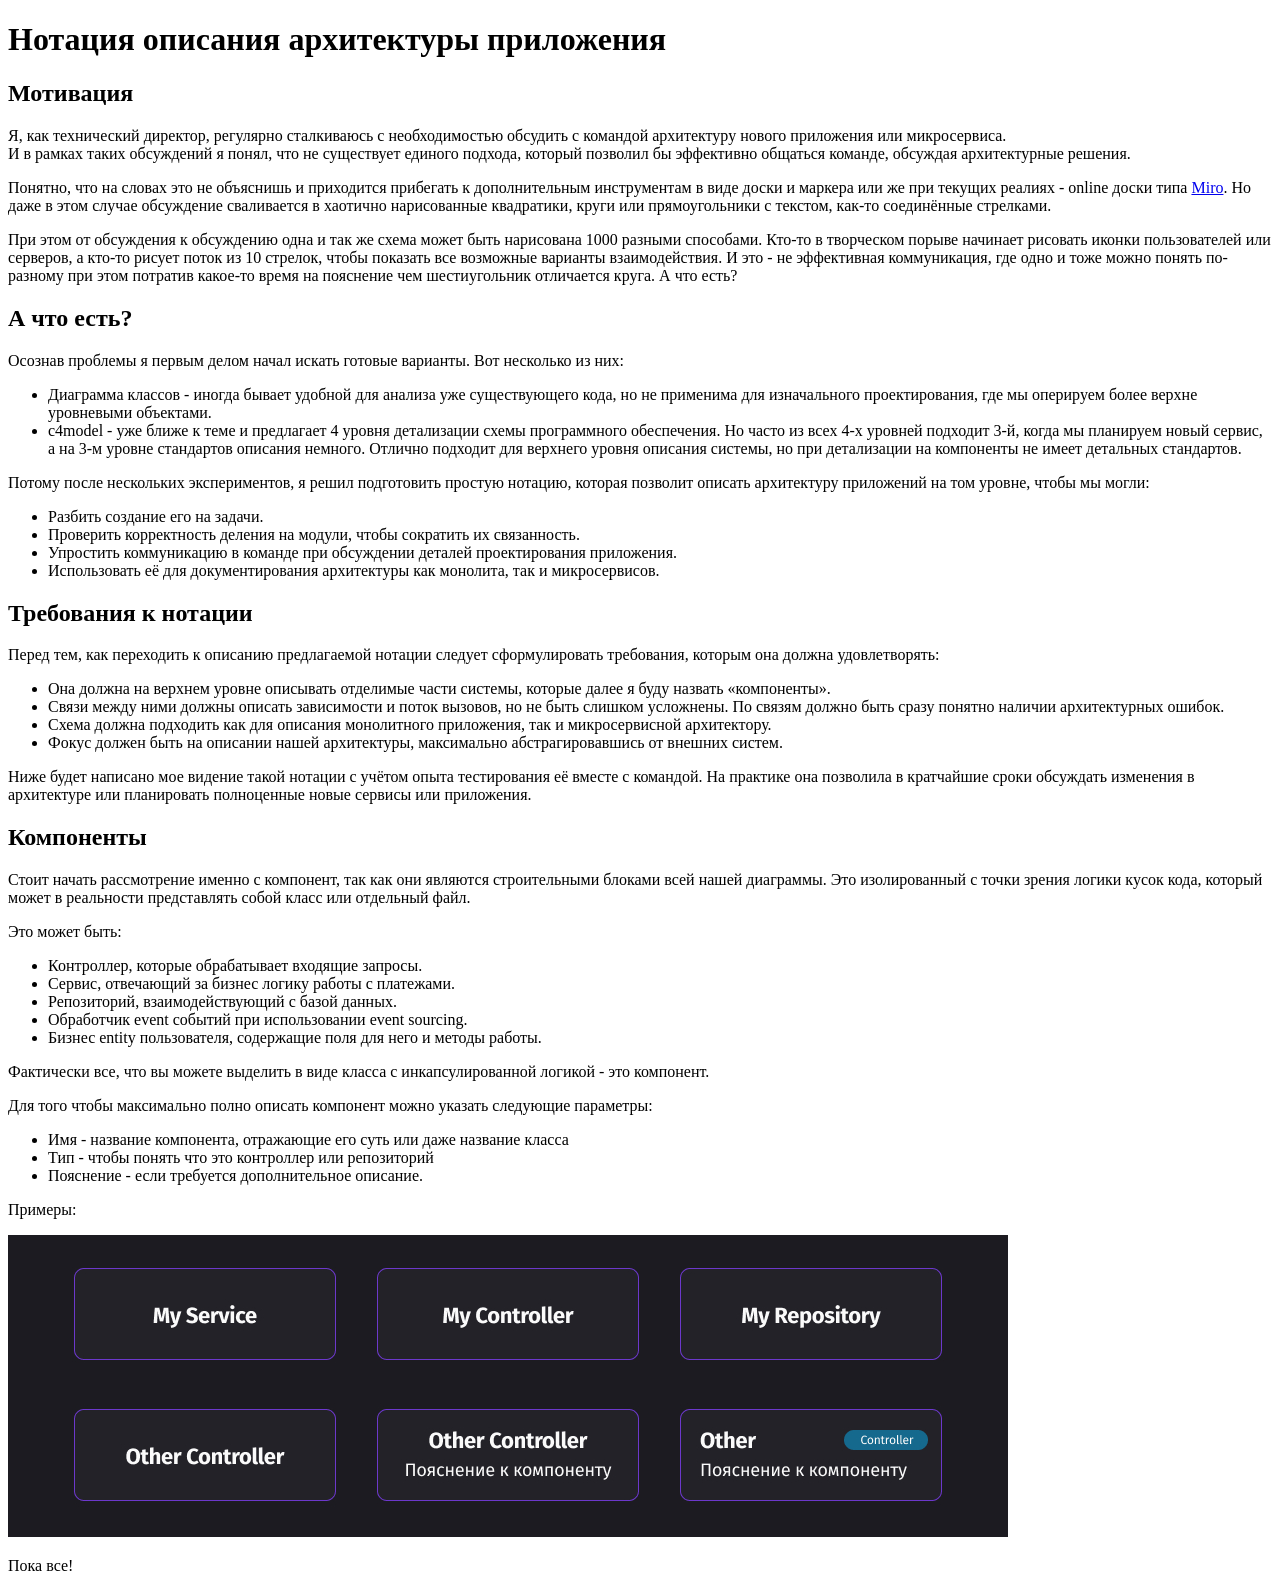
<file: index.html>
<!DOCTYPE html>
<html lang="en">

<head>
    <meta charset="UTF-8">
    <meta name="viewport" content="width=device-width, initial-scale=1.0">
    <title>Мой документ</title>
</head>

<body>
    <h1>Нотация описания архитектуры приложения</h1>

    <h2>Мотивация</h2>

    <p>Я, как технический директор, регулярно сталкиваюсь с необходимостью обсудить с командой архитектуру нового
        приложения
        или микросервиса. <br />И в рамках таких обсуждений я понял, что не существует единого подхода, который позволил
        бы
        эффективно
        общаться команде, обсуждая архитектурные решения.
    </p>

    <p>Понятно, что на словах это не объяснишь и приходится прибегать к дополнительным инструментам в виде доски и
        маркера
        или
        же при текущих реалиях - online доски типа <a href="https://miro.com/ru/" target="_blank">Miro</a>. Но даже в
        этом случае
        обсуждение сваливается в хаотично
        нарисованные
        квадратики, круги или прямоугольники с текстом, как-то соединённые стрелками.
    </p>

    <p>При этом от обсуждения к обсуждению одна и так же схема может быть нарисована 1000 разными способами. Кто-то в
        творческом порыве начинает рисовать иконки пользователей или серверов, а кто-то рисует поток из 10 стрелок,
        чтобы
        показать все возможные варианты взаимодействия. И это - не эффективная коммуникация, где одно и тоже можно
        понять
        по-разному при этом потратив какое-то время на пояснение чем шестиугольник отличается круга.
        А что есть?
    </p>
    <h2>А что есть?</h2>

    <p>Осознав проблемы я первым делом начал искать готовые варианты. Вот несколько из них:</p>
    <ul>
        <li>Диаграмма классов - иногда бывает удобной для анализа уже существующего кода, но не применима для
            изначального
            проектирования, где мы оперируем более верхне уровневыми объектами.
        </li>
        <li>c4model - уже ближе к теме и предлагает 4 уровня детализации схемы программного обеспечения. Но часто из
            всех 4-х
            уровней подходит 3-й, когда мы планируем новый сервис, а на 3-м уровне стандартов описания немного. Отлично
            подходит для
            верхнего уровня описания системы, но при детализации на компоненты не имеет детальных стандартов.
        </li>
    </ul>
    <p>Потому после нескольких экспериментов, я решил подготовить простую нотацию, которая позволит описать архитектуру
        приложений на том уровне, чтобы мы могли:</p>
    <ul>
        <li>Разбить создание его на задачи.</li>
        <li>Проверить корректность деления на модули, чтобы сократить их связанность.</li>
        <li>Упростить коммуникацию в команде при обсуждении деталей проектирования приложения.</li>
        <li>Использовать её для документирования архитектуры как монолита, так и микросервисов.</li>
    </ul>

    <h2>Требования к нотации</h2>

    <p>Перед тем, как переходить к описанию предлагаемой нотации следует сформулировать требования, которым она должна
        удовлетворять:</p>
    <ul>
        <li>Она должна на верхнем уровне описывать отделимые части системы, которые далее я буду назвать «компоненты».
        </li>
        <li>Связи между ними должны описать зависимости и поток вызовов, но не быть слишком усложнены. По связям должно
            быть сразу
            понятно наличии архитектурных ошибок.</li>
        <li>Схема должна подходить как для описания монолитного приложения, так и микросервисной архитектору.</li>
        <li>Фокус должен быть на описании нашей архитектуры, максимально абстрагировавшись от внешних систем.</li>
    </ul>
    <p>Ниже будет написано мое видение такой нотации с учётом опыта тестирования её вместе с командой. На практике она
        позволила в кратчайшие сроки обсуждать изменения в архитектуре или планировать полноценные новые сервисы или
        приложения.</p>
    <h2>Компоненты</h2>

    <p>Стоит начать рассмотрение именно с компонент, так как они являются строительными блоками всей нашей диаграммы.
        Это
        изолированный с точки зрения логики кусок кода, который может в реальности представлять собой класс или
        отдельный файл.</p>

    <p>Это может быть:</p>
    <ul>
        <li>Контроллер, которые обрабатывает входящие запросы.</li>
        <li>Сервис, отвечающий за бизнес логику работы с платежами.</li>
        <li>Репозиторий, взаимодействующий с базой данных.</li>
        <li>Обработчик event событий при использовании event sourcing.</li>
        <li>Бизнес entity пользователя, содержащие поля для него и методы работы.</li>
    </ul>
    <p>Фактически все, что вы можете выделить в виде класса с инкапсулированной логикой - это компонент.</p>

    <p>Для того чтобы максимально полно описать компонент можно указать следующие параметры:</p>
    <ul>
        <li>Имя - название компонента, отражающие его суть или даже название класса</li>
        <li>Тип - чтобы понять что это контроллер или репозиторий</li>
        <li>Пояснение - если требуется дополнительное описание.</li>
    </ul>
    <p>Примеры:</p>
    <img src="./images/image1.jpg" alt="Пример построения блоков архитектуры">
    <p>Пока все!</p>
</body>

</html>
</file>
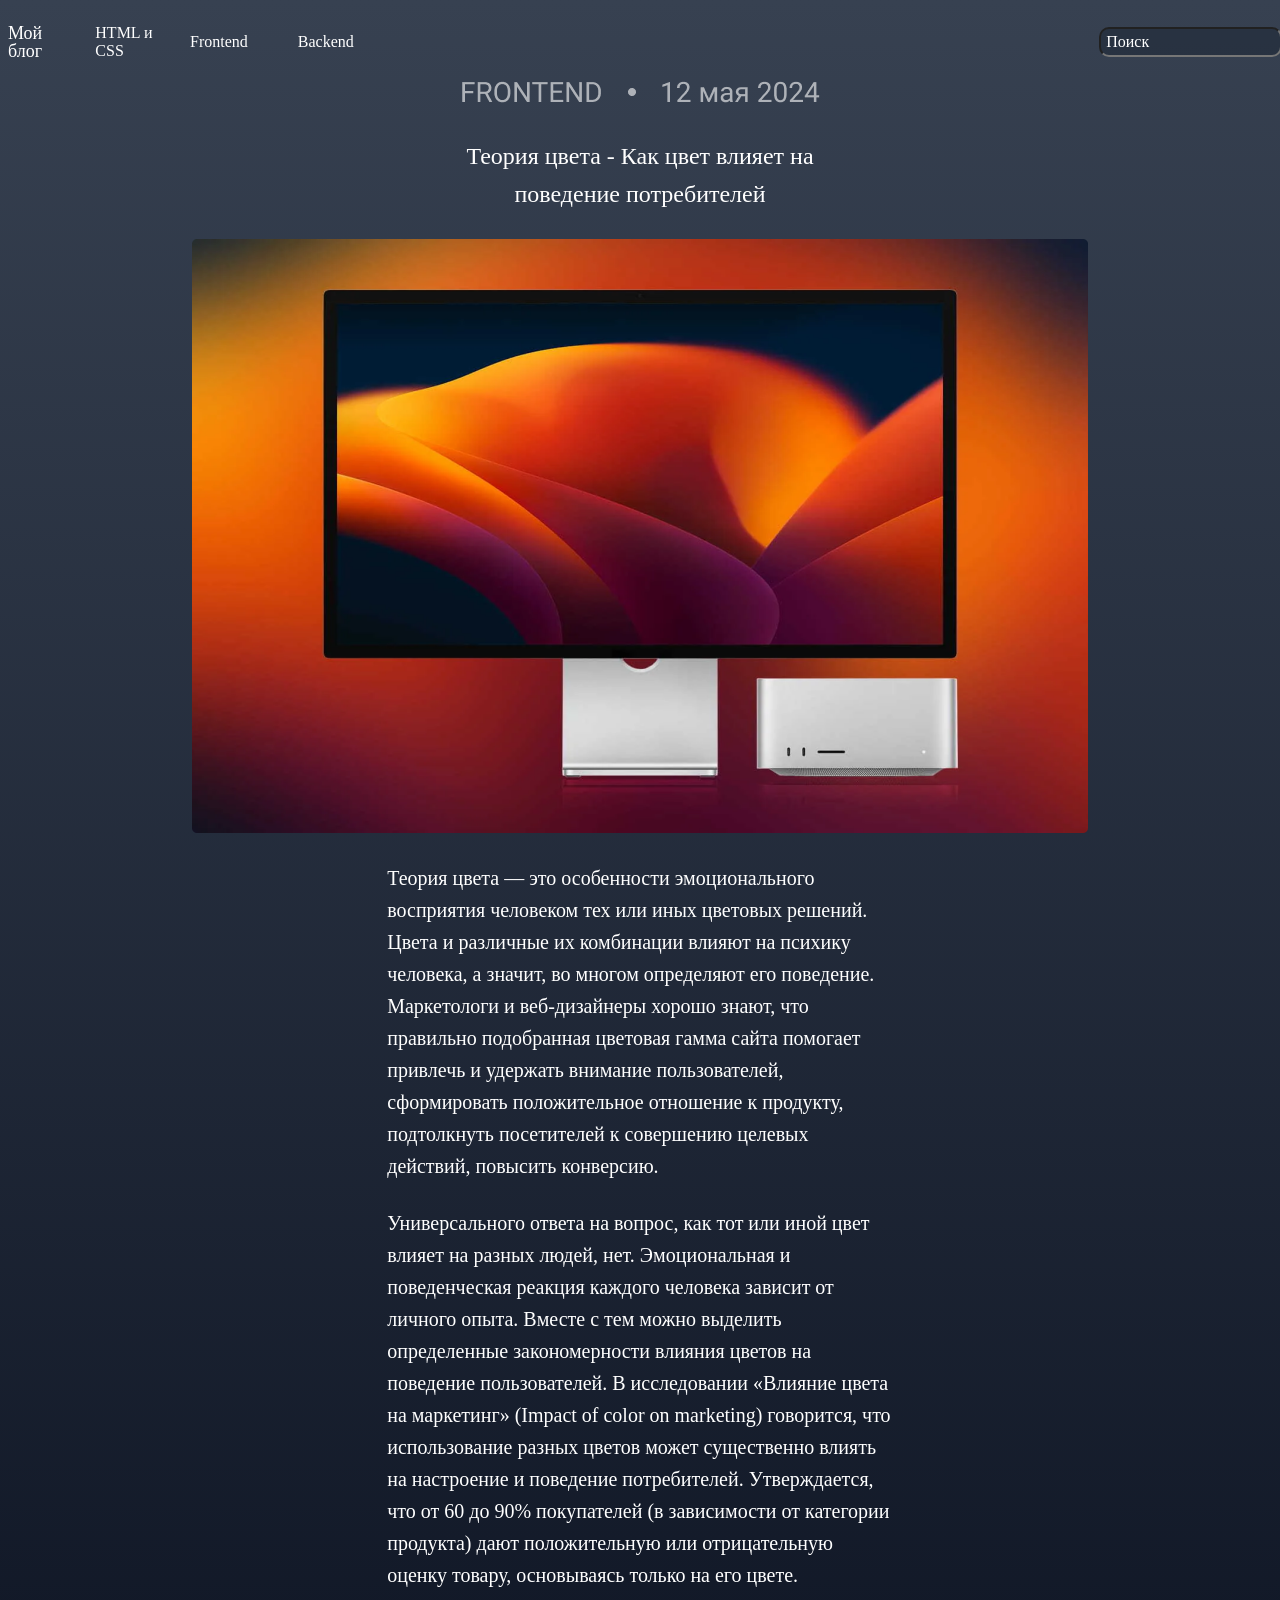
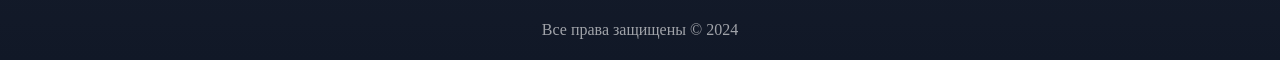
<file: 1-blog/index.html>
<!DOCTYPE html>
<html lang="en">

<head>
    <meta charset="UTF-8">
    <meta name="viewport" content="width=device-width, initial-scale=1.0">
    <link rel="stylesheet" href="./styles/style.css">
    <title>Blog</title>
</head>

<body>
    <header>
        <h1>Мой блог</h1>
        <nav>
            <ul>
                <li><a href="#">HTML и CSS</a></li>
                <li><a href="#">Frontend</a></li>
                <li><a href="#">Backend</a></li>
            </ul>
        </nav>
        <form action="#" method="get">
            <div>
                <input type="text" name="search" id="search" placeholder="Поиск" class="formSearch" required>
            </div>
        </form>
    </header>
    <main>
        <article>
            <div class="imageFront"><img src="./images/image_2.png" alt="Надпись фронтенд"></div>

            <h2>Теория цвета - Как цвет влияет на поведение потребителей</h2>

            <div class="imageComp"><img src="./images/image.png" alt="Изображение макбука" width="896" height="594">
            </div>

            <p>Теория цвета — это особенности эмоционального восприятия человеком тех или иных цветовых решений. Цвета и
                различные
                их
                комбинации влияют на психику человека, а значит, во многом определяют его поведение. Маркетологи и
                веб-дизайнеры
                хорошо
                знают, что правильно подобранная цветовая гамма сайта помогает привлечь и удержать внимание
                пользователей,
                сформировать
                положительное отношение к продукту, подтолкнуть посетителей к совершению целевых действий, повысить
                конверсию.
            </p>

            <p>Универсального ответа на вопрос, как тот или иной цвет влияет на разных людей, нет. Эмоциональная и
                поведенческая
                реакция каждого человека зависит от личного опыта. Вместе с тем можно выделить определенные
                закономерности
                влияния
                цветов на поведение пользователей.

                В исследовании «Влияние цвета на маркетинг» (Impact of color on marketing) говорится, что использование
                разных
                цветов
                может существенно влиять на настроение и поведение потребителей. Утверждается, что от 60 до 90%
                покупателей (в
                зависимости от категории продукта) дают положительную или отрицательную оценку товару, основываясь
                только на его
                цвете.
            </p>
        </article>
    </main>

    <footer>
        <p>Все права защищены &copy; 2024</p>
    </footer>
</body>

</html>
</file>
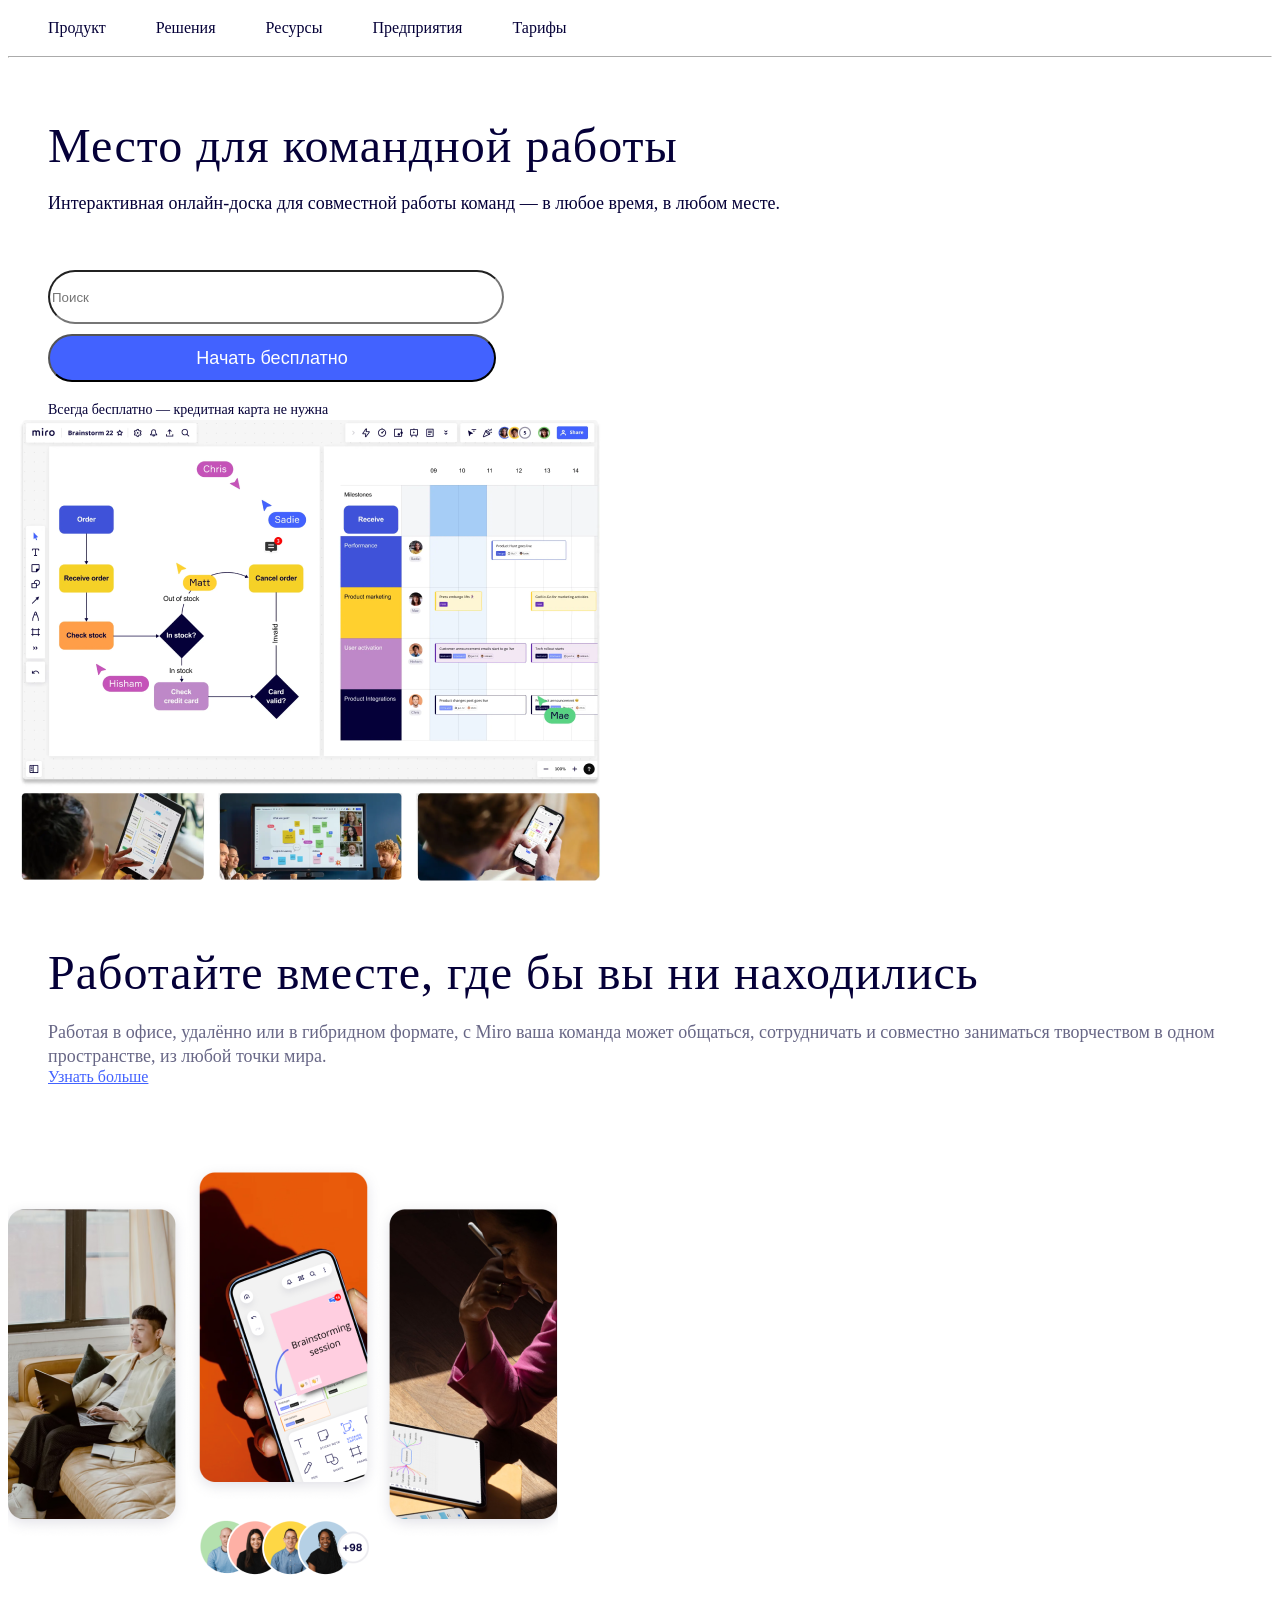
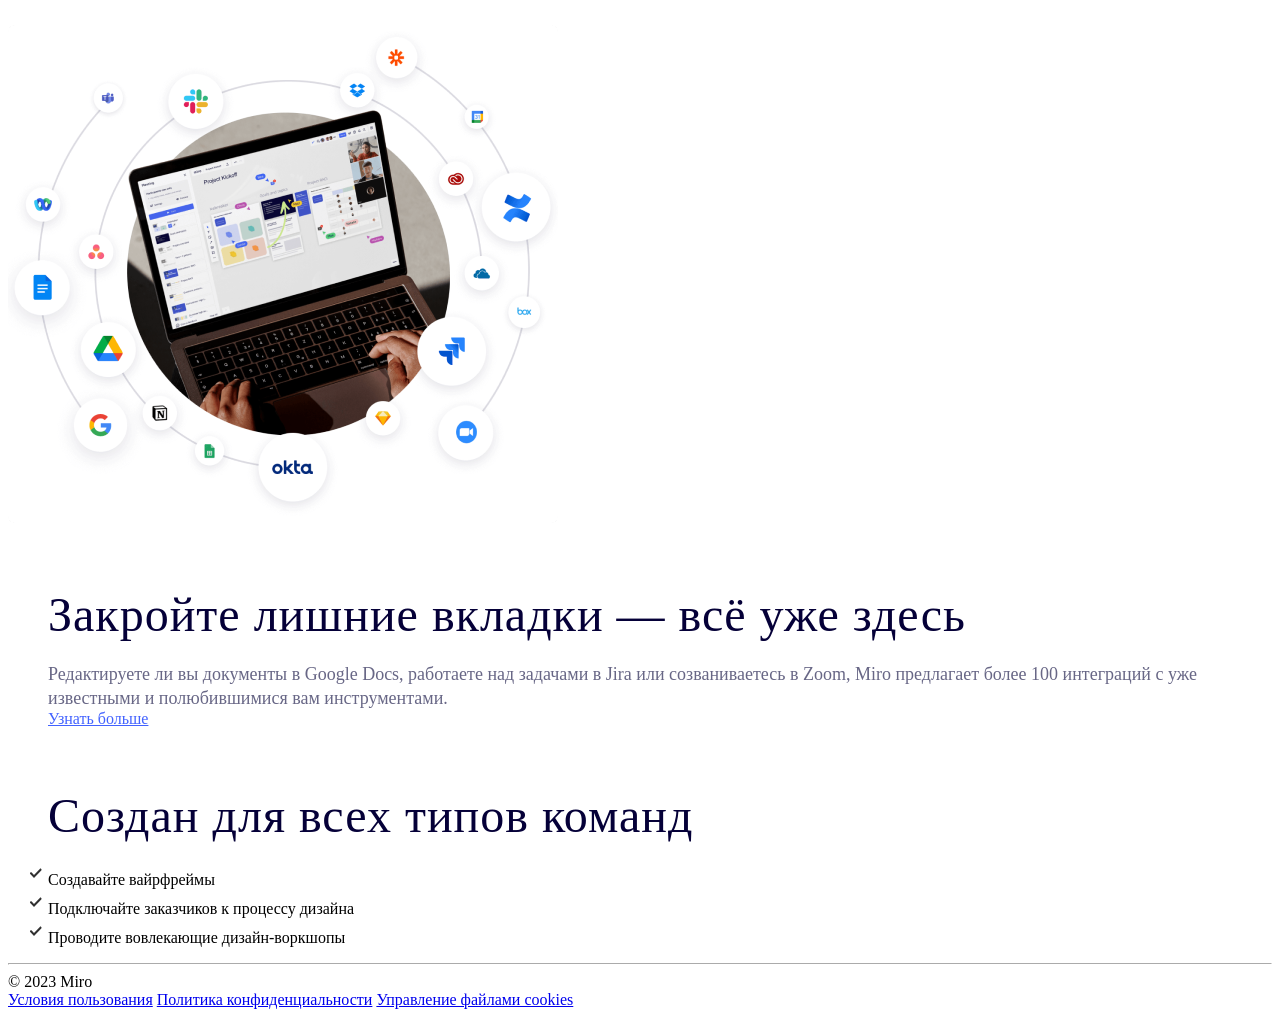
<file: Class work HTML/1-Miro/index.html>
<!DOCTYPE html>
<html lang="en">

<head>
    <meta charset="UTF-8">
    <meta name="viewport" content="width=device-width, initial-scale=1.0">
    <link rel="stylesheet" href="./styles/style.css">
    <title>Miro</title>
</head>

<body>
    <header>
        <nav>
            <ul>
                <li><a href="">Продукт</a></li>
                <li><a href="">Решения</a></li>
                <li><a href="">Ресурсы</a></li>
                <li><a href="">Предприятия</a></li>
                <li><a href="">Тарифы</a></li>
            </ul>
        </nav>
    </header>
    <hr />
    <main>
        <section>
            <h1 class="headFont">Место для командной работы</h1>
            <p class="parNewsHead">Интерактивная онлайн-доска для совместной работы команд — в любое время, в любом
                месте.
            </p>
            <form action="#" method="get" class="heroForm">

                <input class="search" type="email" placeholder="Поиск" id="search" name="search_query" required>
                <br>
                <button type="submit" class="search" id="searchButton">Начать бесплатно</button>
            </form>
            <p>Всегда бесплатно — кредитная карта не нужна</p>
            <aside><img src="./images/image2.png" alt=""></aside>
        </section>

        <section>
            <h2 class="headFont">Работайте вместе, где бы вы ни находились</h2>
            <p class="parNews">Работая в офисе, удалённо или в гибридном формате, с Miro ваша команда может общаться,
                сотрудничать и
                совместно
                заниматься творчеством в одном пространстве, из любой точки мира.
            </p>
            <a class="link" href="#">Узнать больше</a>
            <aside><img src="./images/image3.png" alt=""></aside>
        </section>
        <section>
            <aside><img src="./images/image4.png" alt=""></aside>
            <h2 class="headFont">Закройте лишние вкладки — всё уже здесь</h2>
            <p class="parNews">Редактируете ли вы документы в Google Docs, работаете над задачами в Jira или
                созваниваетесь в Zoom, Miro
                предлагает
                более 100 интеграций с уже известными и полюбившимися вам инструментами.
            </p>
            <a class="link" href="#">Узнать больше</a>
        </section>
        <section>
            <h2 class="headFont">Создан для всех типов команд</h2>
            <ul class="sectionList">
                <li>Создавайте вайрфреймы</li>
                <li>Подключайте заказчиков к процессу дизайна</li>
                <li>Проводите вовлекающие дизайн-воркшопы</li>
            </ul>
        </section>
    </main>
    <hr />
    <footer>
        <div>&copy; 2023 Miro</div>
        <div>
            <a href="#">Условия пользования</a>
            <a href="#">Политика конфиденциальности</a>
            <a href="#">Управление файлами cookies</a>
        </div>
    </footer>
</body>

</html>
</file>
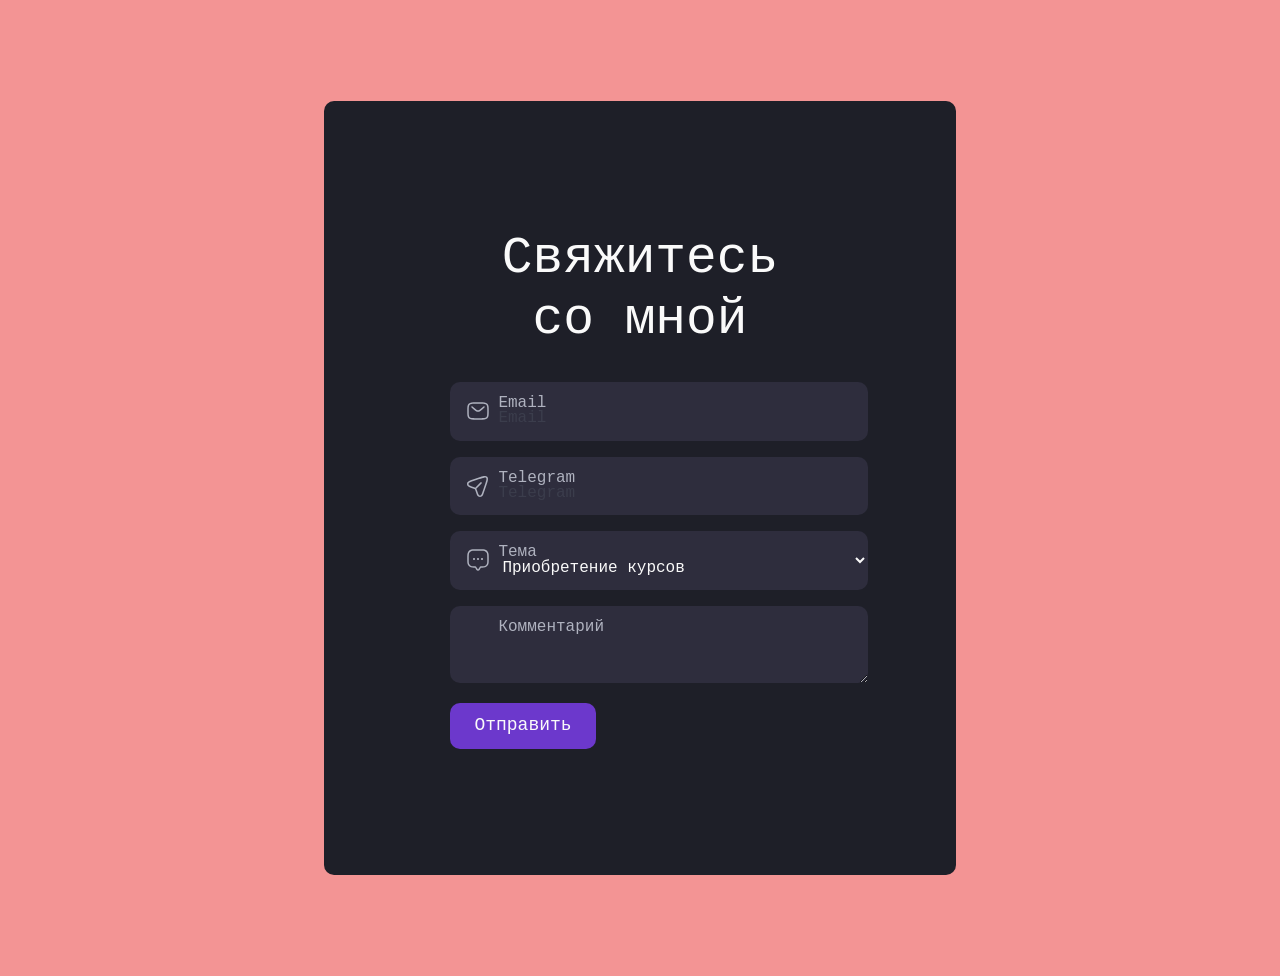
<file: Class work HTML/2-PurpleForm/index.html>
<!DOCTYPE html>
<html lang="en">

<head>
    <meta charset="UTF-8">
    <meta name="viewport" content="width=device-width, initial-scale=1.0">
    <link rel="stylesheet" href="./styles/style.css">
    <title>Form</title>
</head>

<body>
    <main>
        <h1>Свяжитесь <br> со мной</h1>
        <form action="#">
            <div class="field">
                <img src="./images/message.svg" alt="messag pic">
                <label for="email">Email</label>
                <input type="email" name="email" id="email" placeholder="Email" required>
            </div>
            <div class="field">
                <img src="./images/telegram.svg" alt="telegram pic">
                <label for="telegram">Telegram</label>
                <input type="text" name="telegram" id="telegram" placeholder="Telegram">
            </div>
            <div class="field">
                <img src="./images/topic.svg" alt="topic pic">
                <label for="theme">Тема</label>
                <select name="theme" id="theme" required>
                    <option value="1">Приобретение курсов</option>
                    <option value="2">Обратная связь</option>
                </select>
            </div>
            <div class="field">
                <label for="comment">Комментарий</label>
                <textarea name="comment" id="comment"></textarea>
            </div>
            <button type="submit">Отправить</button>
        </form>
    </main>
</body>

</html>
</file>
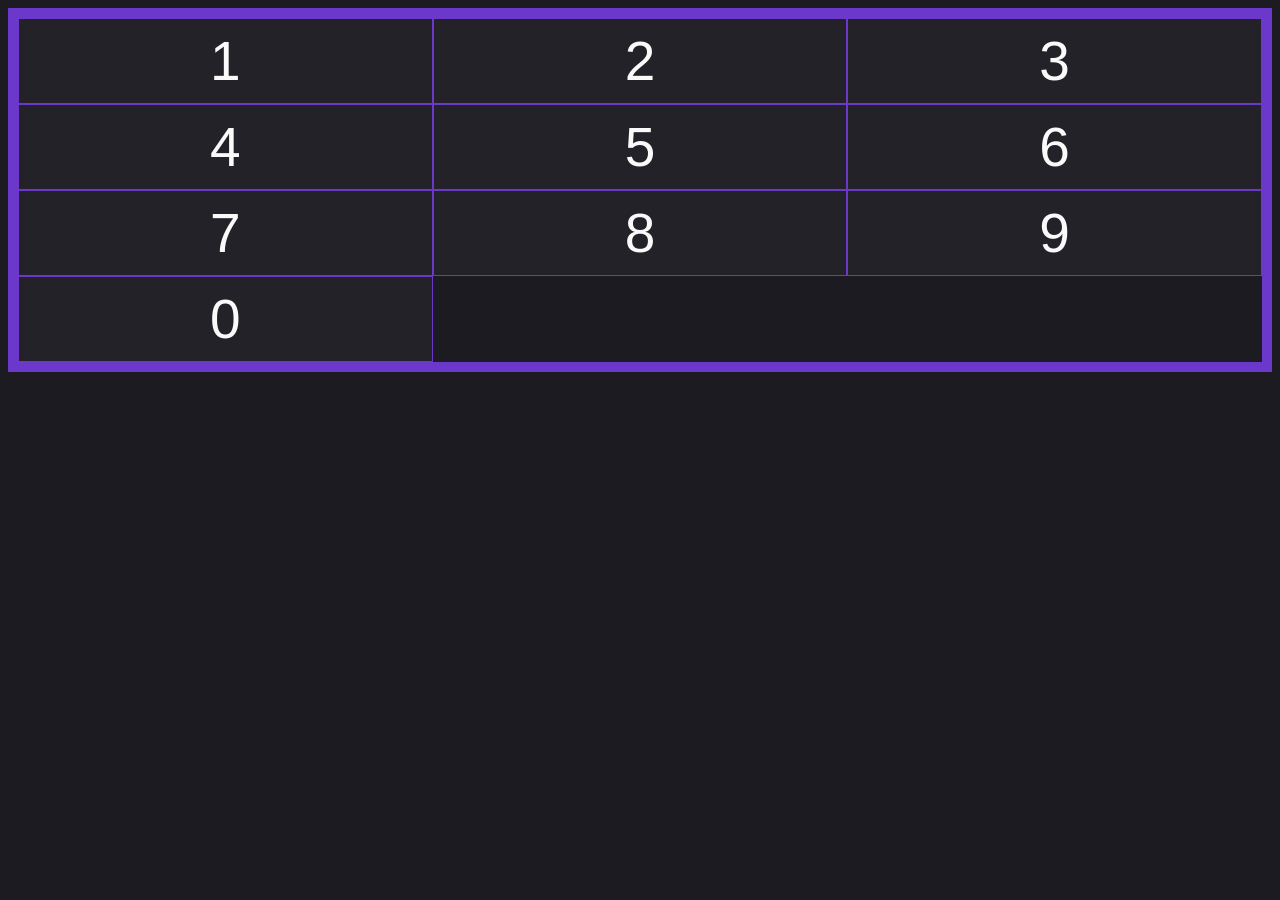
<file: Class work HTML/3-PurpleFlex/index.html>
<!DOCTYPE html>
<html lang="en">

<head>
    <meta charset="UTF-8">
    <meta name="viewport" content="width=device-width, initial-scale=1.0">
    <title>PurpleSchool-Flexbox</title>
    <link rel="stylesheet" href="./styles/style.css">
</head>

<body>
    <div class="container">
        <div class="item item-1">1</div>
        <div class="item item-2">2</div>
        <div class="item item-3">3</div>
        <div class="item item-4">4</div>
        <div class="item item-5">5</div>
        <div class="item item-6">6</div>
        <div class="item item-7">7</div>
        <div class="item item-8">8</div>
        <div class="item item-9">9</div>
        <div class="item item-0">0</div>
    </div>
</body>

</html>
</file>
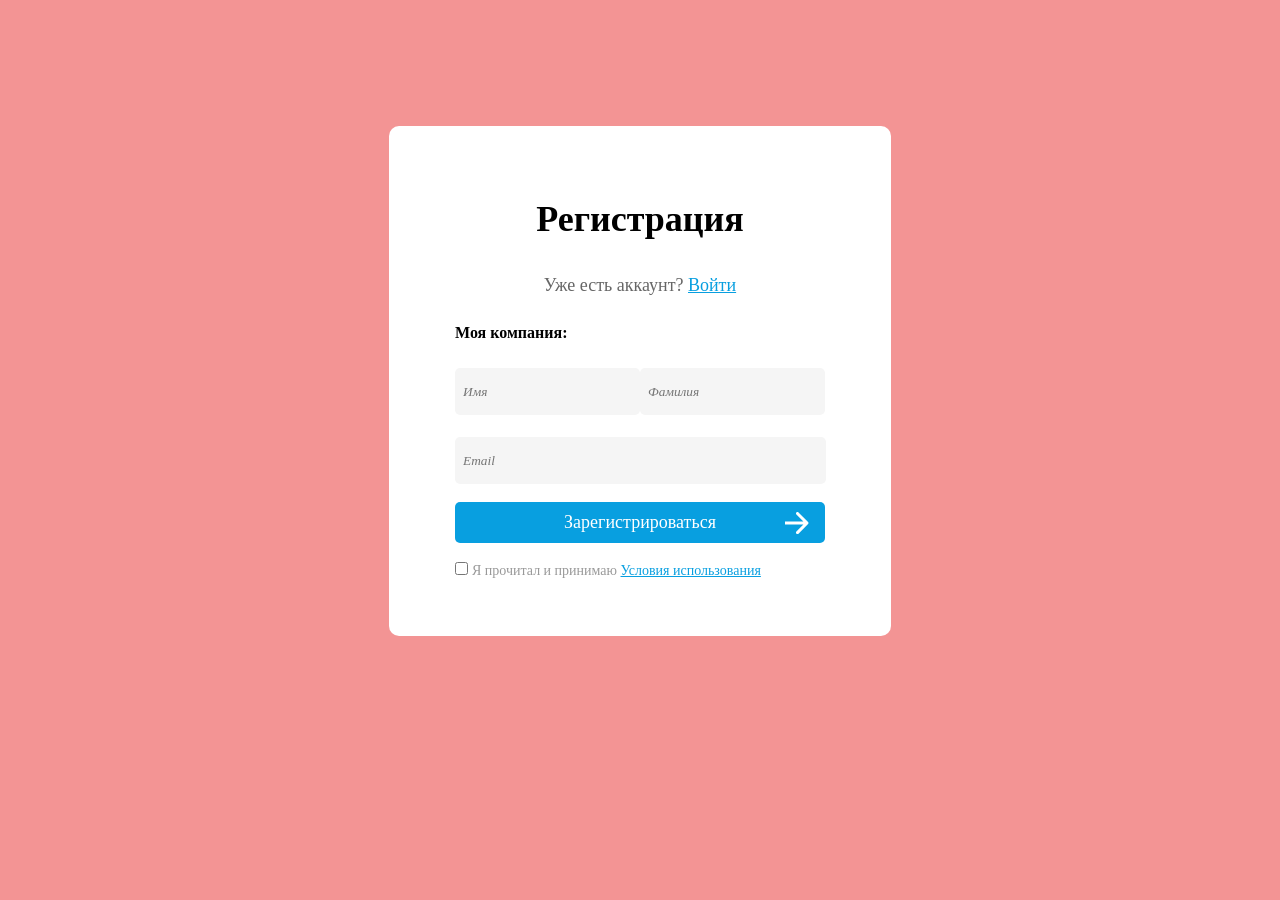
<file: 2-form/form.html>
<!DOCTYPE html>
<html lang="en">

<head>
    <meta charset="UTF-8">
    <meta name="viewport" content="width=device-width, initial-scale=1.0">
    <link rel="stylesheet" href="./styles/style.css">
    <title>Form</title>
</head>

<body>
    <main>
        <h1>Регистрация</h1>
        <h2>Уже есть аккаунт? <a href="#">Войти</a></h2>
        <h3>Моя компания:</h3>
        <form action="#" method="get">
            <div class="fio">
                <div>
                    <label for="name"></label>
                    <input type="text" name="name" id="name" placeholder="Имя" required>
                </div>
                <div>
                    <label for="surname"></label>
                    <input type="text" name="surname" id="surname" placeholder="Фамилия" required>
                </div>
            </div>

            <div class="email">
                <label for="email"></label>
                <input type="email" name="email" id="email" placeholder="Email" required>
            </div>
            <div class="accept">
                <button type="submit">Зарегистрироваться</button>
                <img src="./images/arrow.svg" alt="topic pic">
            </div>
            <!-- <button type="submit">Зарегистрироваться</button> -->
            <div class="agreement">
                <input type="checkbox" name="agree" id="agree" required>
                <label for="agree">Я прочитал и принимаю <a href="#">Условия использования</a></label>
            </div>

        </form>
    </main>
</body>

</html>
</file>
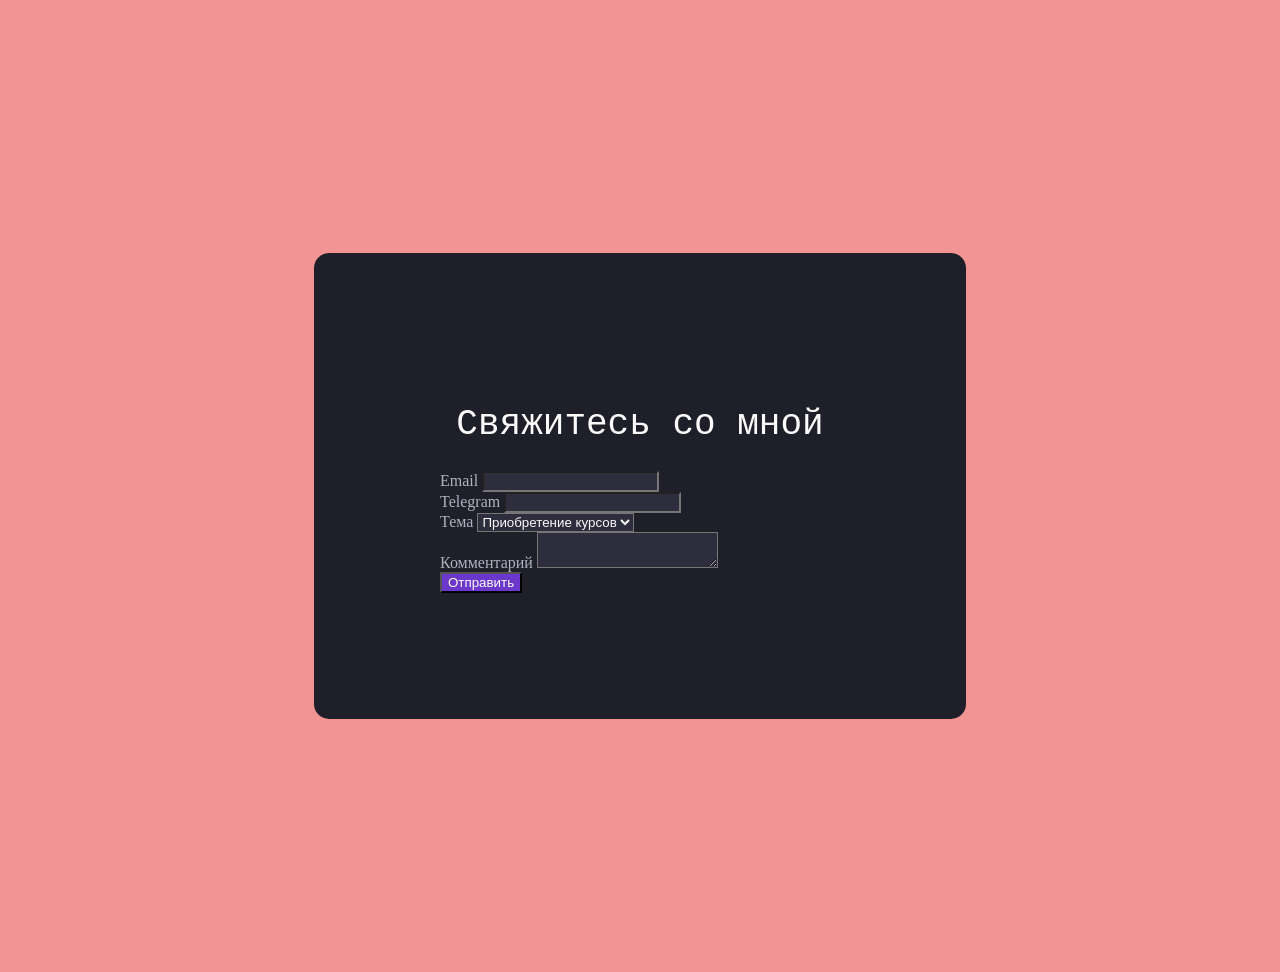
<file: Class work/form.html>
<!DOCTYPE html>
<html lang="en">

<head>
    <meta charset="UTF-8">
    <meta name="viewport" content="width=device-width, initial-scale=1.0">
    <link rel="stylesheet" href="./styles/style.css">
    <title>Form</title>
</head>

<body>
    <main>
        <h1>Свяжитесь со мной</h1>
        <form action="#">
            <div>
                <label for="email">Email</label>
                <input type="email" name="email" id="email" required>
            </div>
            <div>
                <label for="telegram">Telegram</label>
                <input type="text" name="telegram" id="telegram">
            </div>
            <div>
                <label for="theme">Тема</label>
                <select name="theme" id="theme" required>
                    <option value="1">Приобретение курсов</option>
                    <option value="2">Обратная связь</option>
                </select>
            </div>
            <div>
                <label for="comment">Комментарий</label>
                <textarea name="comment" id="comment"></textarea>
            </div>
            <button type="submit">Отправить</button>
        </form>
    </main>
</body>

</html>
</file>
<file: 1-blog/styles/style.css>
body {
    background: linear-gradient(180deg, #374151 0%, #111827 100%);
    color: white;
}

header {
    display: flex;
    flex-direction: row;
    flex-wrap: nowrap;
    align-content: center;
    justify-content: space-around;
    align-items: center;
}

header a {
    font-family: Roboto;
    font-weight: 400;
    font-size: 16px;
    line-height: 100%;
    letter-spacing: 0%;
    text-decoration: none;
    padding-right: 50px;
}

nav {
    margin: 0 55% 0 0;
}

nav ul {
    display: flex;
    flex-direction: row;
    flex-wrap: nowrap;
    align-content: center;
    justify-content: flex-start;
    align-items: center;
    list-style-type: none;
}

header h1 {
    font-family: "Roboto";
    font-weight: 400;
    font-size: 18px;
    line-height: 100%;
    letter-spacing: 0%;
}

header a {
    font-family: "Roboto";
    font-weight: 400;
    font-size: 16px;
    line-height: 100%;
    letter-spacing: 0%;
    color: white;
}

.formSearch {
    background-color: rgba(31, 41, 55, 0.6);
    border-radius: 10px;
}

input[type="text"] {
    padding: 3%;
}

::placeholder {
    font-family: "Roboto";
    font-weight: 400;
    font-size: 16px;
    line-height: 100%;
    letter-spacing: 0%;
    color: #FFFFFF;
}

.imageFront {
    text-align: center;
}

.imageComp {
    text-align: center;
}

main h2 {
    font-family: "Roboto";
    font-weight: 400;
    font-size: 24px;
    line-height: 38px;
    letter-spacing: 0%;
    text-align: center;
    width: 30%;
    margin: 2% auto;
}

main p {
    font-family: "Roboto";
    font-weight: 400;
    font-size: 20px;
    line-height: 32px;
    letter-spacing: 0%;
    text-align: left;
    width: 40%;
    margin: 2% auto;
}

footer p {
    font-family: "Roboto";
    font-weight: 400;
    font-size: 16px;
    line-height: 28px;
    letter-spacing: 0%;
    text-align: center;

    color: #FFFFFF;

    opacity: 0.6;
}
</file>
<file: Class work HTML/1-Miro/styles/style.css>
#searchButton {
    background-color: #4262FF;
    color: #FFFFFF;
    font-size: 18px;
}

#searchButton:hover {
    background-color: #261ab4;
}

.search {
    border-radius: 32px;
    margin: 0 0 10px 0;
    width: 448px;
    height: 48px;
}

.heroForm input:focus {
    background-color: aliceblue;
}

.headFont {
    color: #050038;
    font-family: "Roboto";
    font-weight: 400;
    font-style: normal;
    font-size: 48px;
    line-height: 56px;
    letter-spacing: 1px;
    margin: 60px 0 0 40px;
}

p {
    font-family: "Roboto";
    font-weight: 400;
    font-style: normal;
    font-size: 18px;
    line-height: 24px;
    letter-spacing: 0%;
}

.parNewsHead {
    color: #050038;
    margin: 17px 0 0 40px;

}

.parNews {
    color: #686786;
    margin: 19px 0 0 40px;

}

header a {
    font-family: Roboto;
    font-weight: 400;
    font-style: normal;
    font-size: 16px;
    line-height: 24px;
    letter-spacing: 0%;
    text-align: center;
    color: #050038;
    text-decoration: none;
    padding-right: 50px;
}

.link {
    color: #4262FF;
    text-decoration: underline;
    margin: 39px 0 0 40px;
}

.link:hover {
    color: #261ab4;
}

nav ul {
    display: flex;
    flex-direction: row;
    flex-wrap: nowrap;
    align-content: center;
    justify-content: flex-start;
    align-items: center;
    list-style: none;
}

hr {
    border-color: #ffffff;
}

.sectionList {
    list-style: none;
}

.sectionList li::marker {
    content: url("../images/check.svg");

}

.heroForm {
    margin: 55px 0 0 40px;
}


.heroForm+p {
    color: #050038;
    font-family: "Roboto";
    font-weight: 400;
    font-style: normal;
    font-size: 14px;
    line-height: 20px;
    letter-spacing: 0%;
    margin: 8px 0 0 40px;
}

/* animation */

/* .exp div {
    width: 200px;
    height: 200px;
    background-color: #050038;
    margin: 10px;
    animation: my-move 2s ease forwards;
}

@keyframes my-move {
    0% {
        transform: translateX(0%);
    }

    50% {
        transform: translateX(100%);
    }

    100% {
        transform: translateX(100%) translateY(-100%);
    }
} */
</file>
<file: Class work HTML/2-PurpleForm/styles/style.css>
body {
    background-image: linear-gradient(0deg, #F39494, #F39494),
        linear-gradient(243.43deg, #FFA5A5 32.96%, rgba(255, 255, 255, 0) 82.03%),
        linear-gradient(243.18deg, #FDC5C5 25.45%, rgba(242, 152, 222, 0) 100%);
}

* {
    box-sizing: border-box;
}

main {
    width: 50%;
    margin: 8% auto;
    background-color: #1e1f28;
    padding: 10%;
    border-radius: 10px;
}

input,
textarea,
select {
    background-color: #2E2D3D;
    font-weight: 400;
    font-size: 16px;
    line-height: 120%;
    font-family: 'Fira Sans', monospace;
    padding: 27px 48px 12px;
    border-radius: 10px;
    border: none;
    width: 110%;
}

input::placeholder,
textarea::placeholder,
select::placeholder {
    color: #3b3d4c;
    font-size: 16px;
}

h1,
input,
select {
    color: #fafafa;
}

label {
    position: absolute;
    top: 12px;
    left: 48px;
    font-weight: 400;
    font-size: 16px;
    line-height: 120%;
    font-family: 'Fira Sans', monospace;
    color: #AFB2BF;
}

button {
    background-color: #6C38CC;
    color: #fafafa;
    border: none;
    border-radius: 10px;
    font-weight: 400;
    font-size: 18px;
    line-height: 120%;
    text-align: center;
    font-family: 'Fira Sans', monospace;
    padding: 12px 24px;
}

h1 {
    font-family: 'Fira Sans', monospace;
    font-weight: 400;
    /* font-size: 36px; */
    font-size: 4vw;
    line-height: 120%;
    text-align: center;
    margin: 0 0 32px 0;
}

.field {
    margin-bottom: 16px;
    position: relative;
}

.field img {
    position: absolute;
    top: 17px;
    left: 16px;

}
</file>
<file: Class work HTML/3-PurpleFlex/styles/style.css>
* {
    box-sizing: border-box;
}

body {
    background: #1c1b21;
    color: #fafafa;
    font-size: 55px;
    font-family: 'Fira Sans', sans-serif;
}

.container {
    border: 10px solid #6c38cc;
    display: flex;
    flex-direction: row;
    flex-wrap: wrap;

}

.item {
    background: #232228;
    border: 1px solid #6c38cc;
    text-align: center;
    width: calc(100% / 3);
    padding: 10px;

}
</file>
<file: 2-form/styles/style.css>
body {
    background: linear-gradient(0deg, #F39494, #F39494),
        linear-gradient(243.43deg, #FFA5A5 32.96%, rgba(255, 255, 255, 0) 82.03%),
        linear-gradient(243.18deg, #FDC5C5 25.45%, rgba(242, 152, 222, 0) 100%);
}

main {
    background: white;
    width: 400px;
    margin: 10% auto;
    padding: 4% 4%;
    display: flex;
    flex-direction: column;
    flex-wrap: wrap;
    align-content: center;
    align-items: center;
    border-radius: 10px;
}

h1 {
    font-family: 'Open Sans';
    font-weight: 700;
    font-size: 36px;
    line-height: 100%;
    letter-spacing: 0%;
}

h2 {
    font-family: 'Open Sans';
    color: #666666;
    font-weight: 400;
    font-size: 18px;
    line-height: 100%;
    letter-spacing: 0%;
}

h3 {
    font-family: 'Open Sans';
    font-weight: 600;
    font-size: 16px;
    line-height: 100%;
    letter-spacing: 0%;
    align-self: self-start;
}

form {
    display: flex;
    flex-direction: column;
    flex-wrap: wrap;
    align-content: center;
    justify-content: space-between;
    align-items: flex-start;
}

input {
    background: #F5F5F5;
    border: none;
    border-radius: 5px;
    padding: 16px 8px;
    margin: 11px 0;
}

input::placeholder {
    font-family: 'Open Sans';
    font-style: italic;
}

.fio {
    display: flex;
}

#email {
    width: 96%;
}

.email {
    width: 100%;
}

label {
    font-family: 'Open Sans';
    font-weight: 400;
    font-size: 16px;
    line-height: 100%;
    letter-spacing: 0%;
    color: #999999;
}

button {
    background-color: #089FE0;
    color: white;
    border: none;
    border-radius: 5px;
    margin: 2% auto;
    display: inline-block;
    width: 100%;
    font-family: 'Open Sans';
    font-weight: 400;
    font-size: 18px;
    padding: 10px 70px 10px 70px;
}

a {
    color: #089FE0;
}

.agreement label {
    font-family: Open Sans;
    font-weight: 400;
    font-size: 14px;
    line-height: 100%;
    letter-spacing: 0%;
}

.accept {
    width: 100%;
    position: relative;
}

.accept img {
    position: absolute;
    top: 17px;
    right: 16px;
}
</file>
<file: Class work/styles/style.css>
body {
    background-image: linear-gradient(0deg, #F39494, #F39494),
        linear-gradient(243.43deg, #FFA5A5 32.96%, rgba(255, 255, 255, 0) 82.03%),
        linear-gradient(243.18deg, #FDC5C5 25.45%, rgba(242, 152, 222, 0) 100%);
}

main {
    width: 400px;
    margin: 20% auto;
    background-color: #1e1f28;
    padding: 10%;
    border-radius: 15px;
}

input,
textarea,
select {
    background-color: #2E2D3D;
}

h1,
input,
select {
    color: #fafafa;
}

label {
    color: #AFB2BF;
}

button {
    background-color: #6C38CC;
    color: #fafafa
}

h1 {
    font-family: 'Fira Sans', monospace;
    font-weight: 400;
    font-size: 36px;
    line-height: 120%;
    text-align: center;
}
</file>
